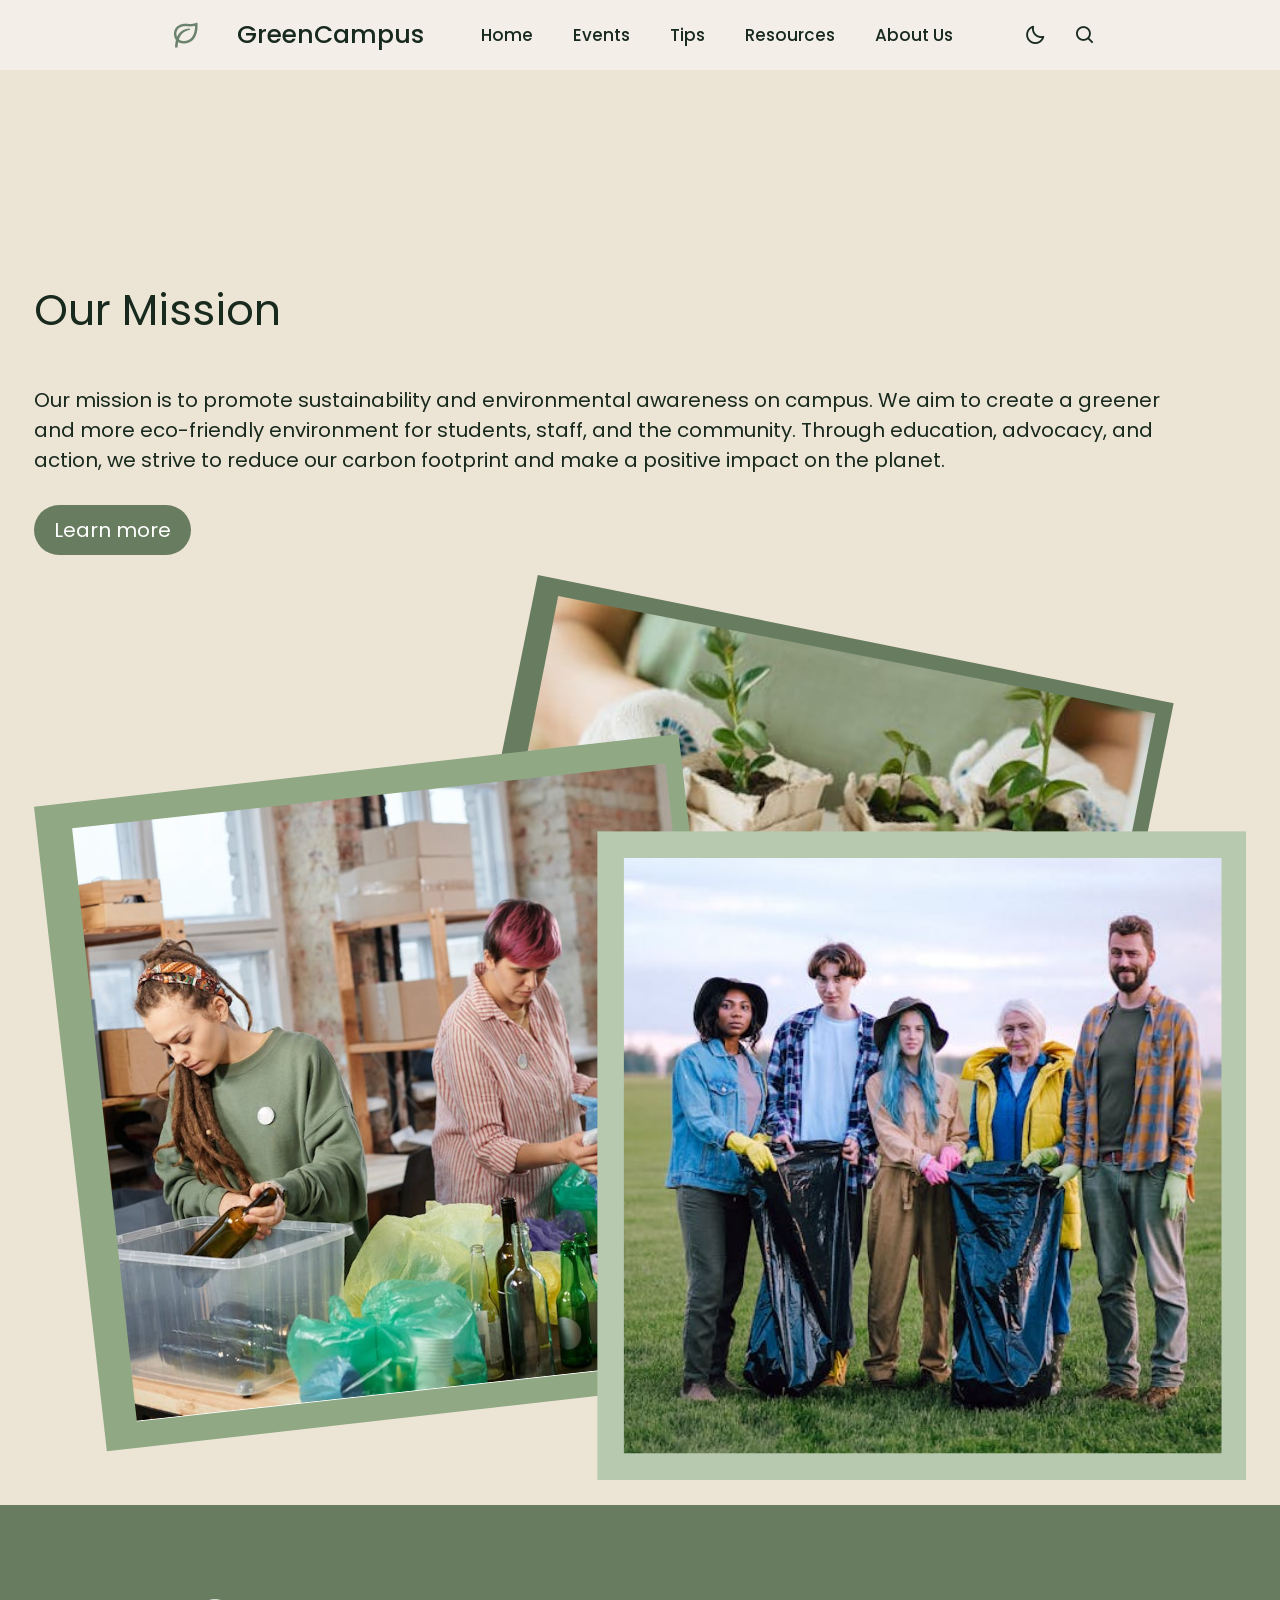
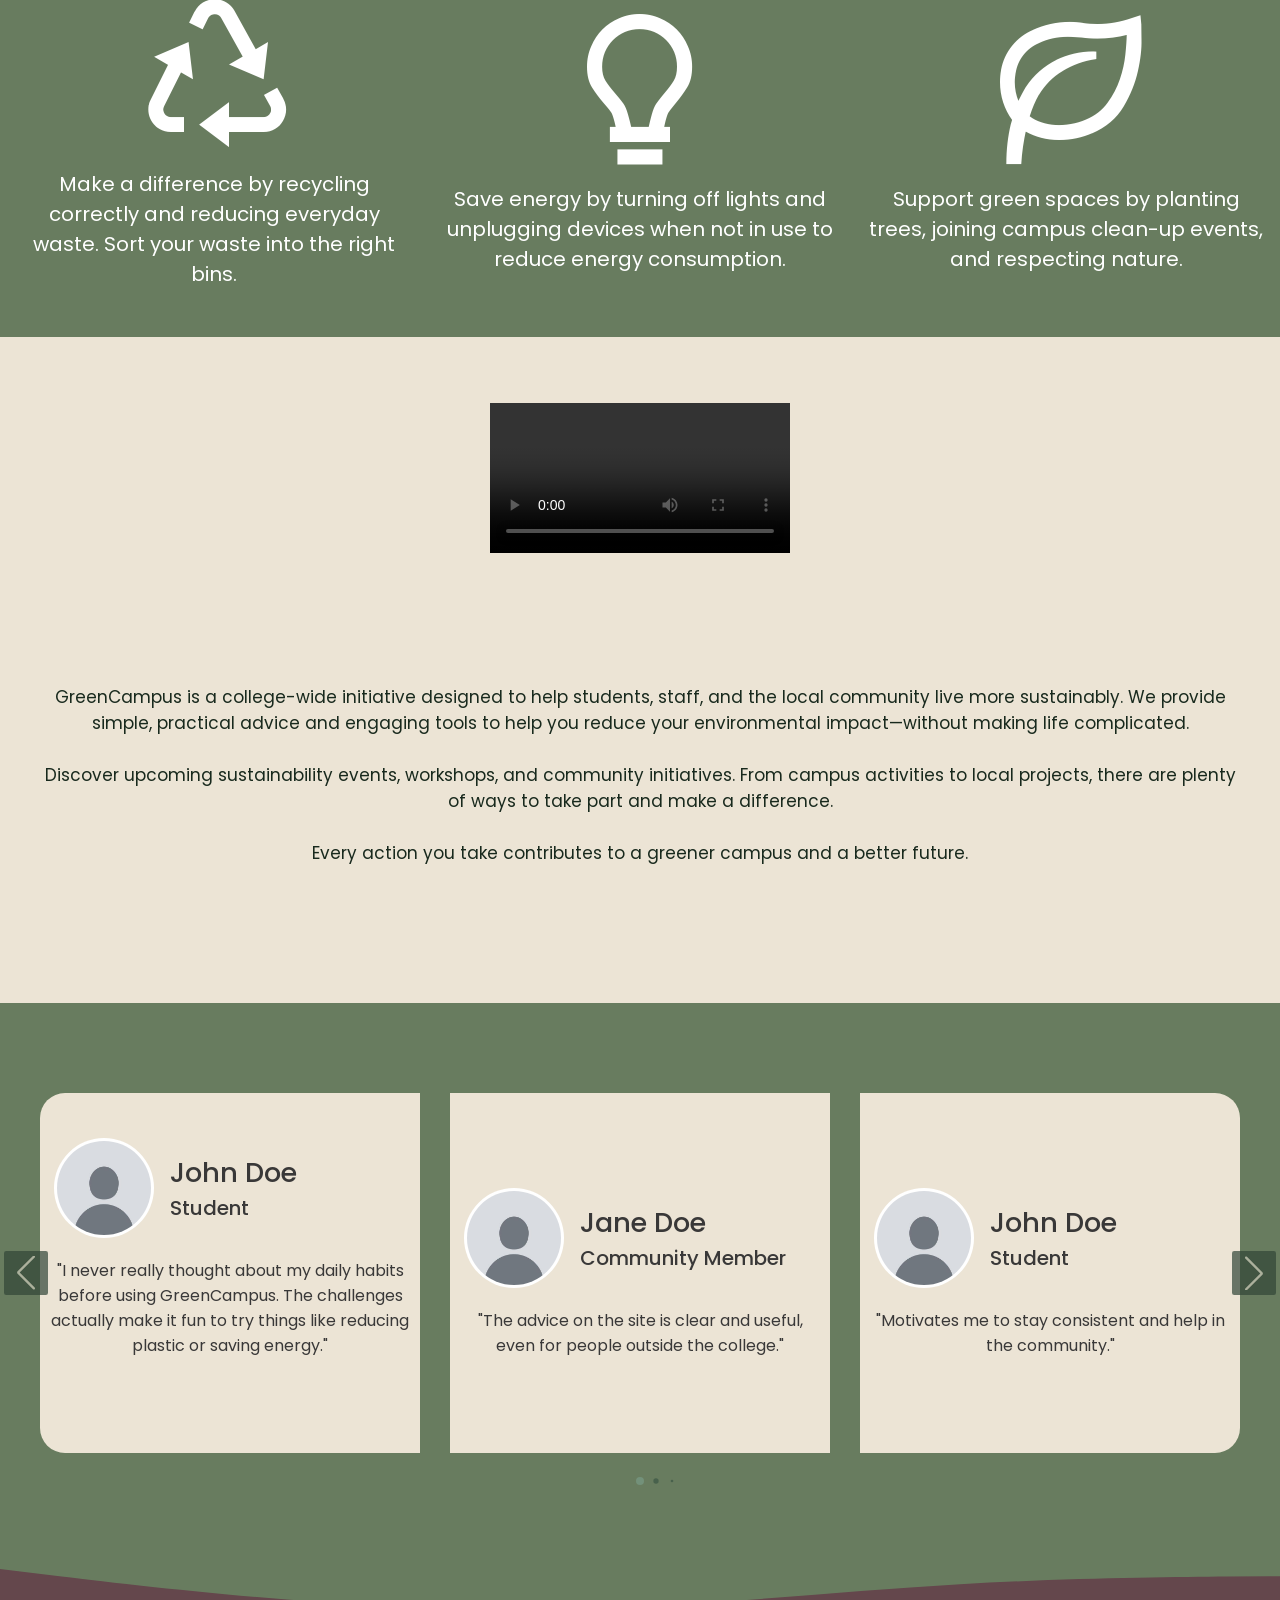
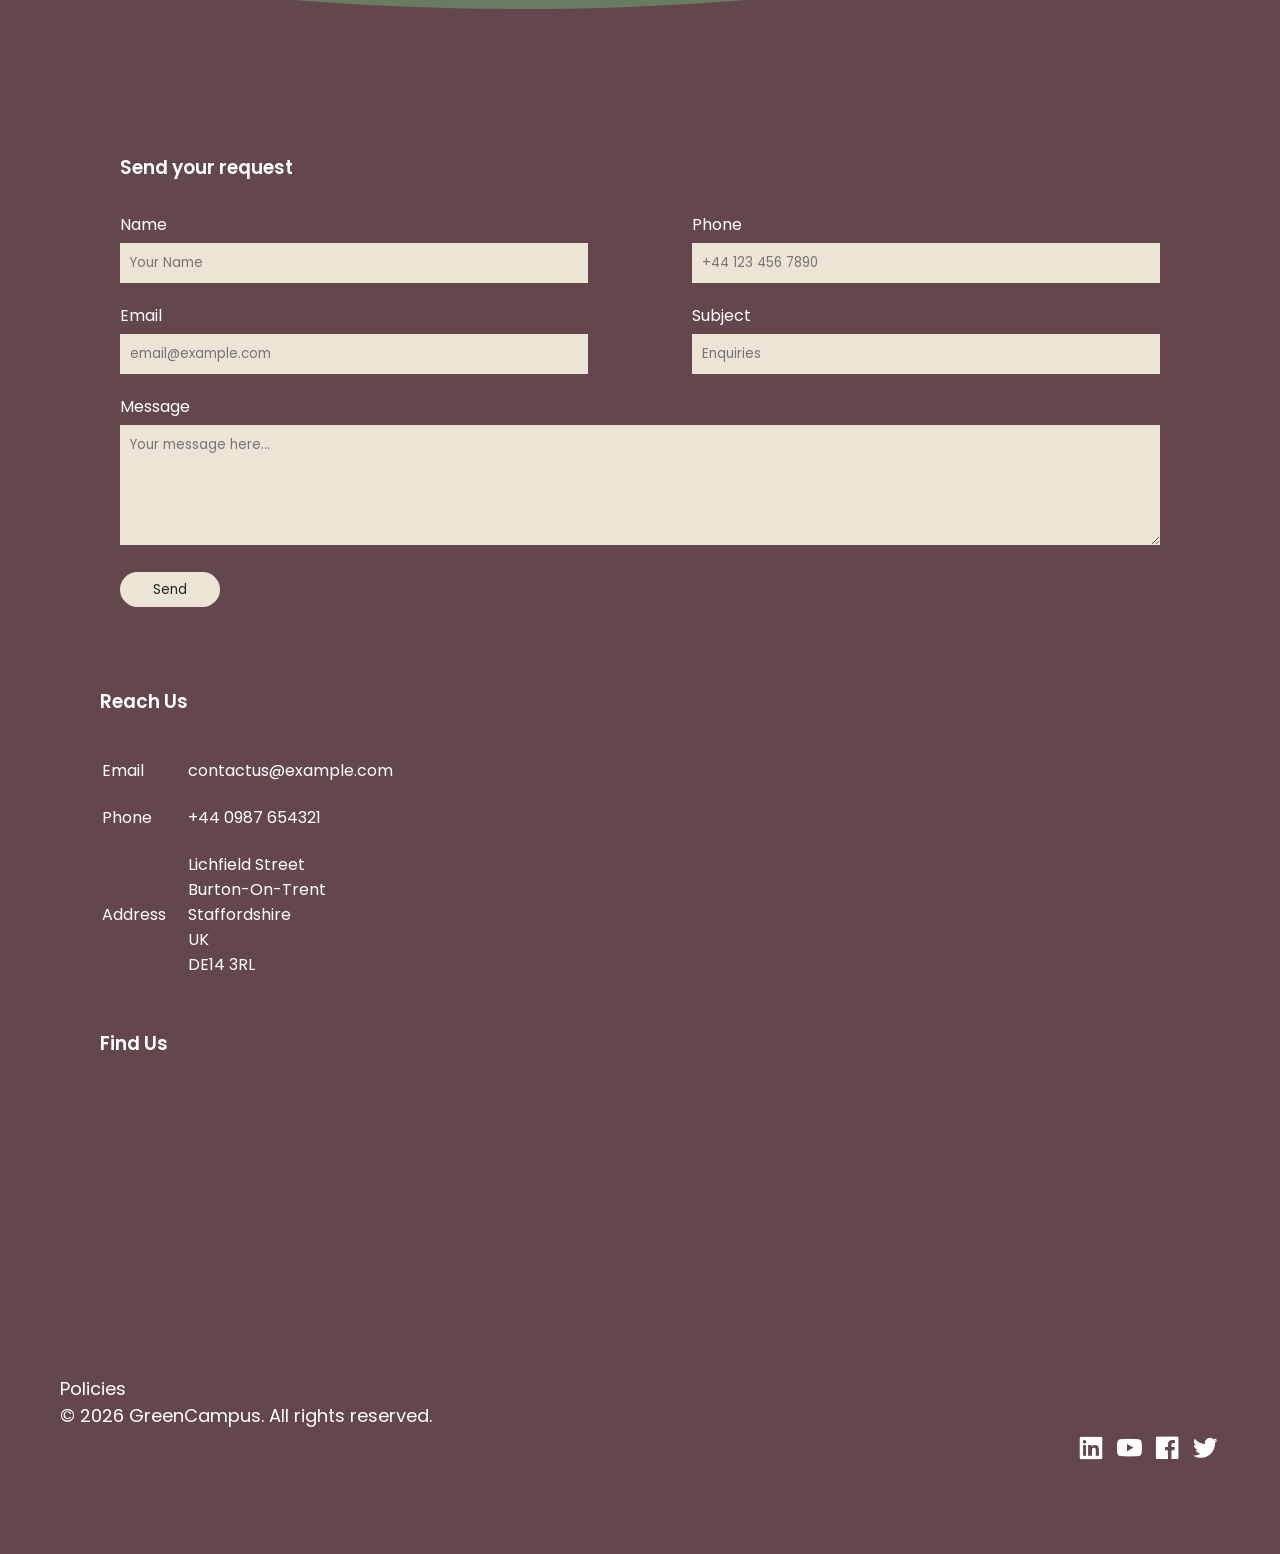
<file: index.html>
<!-- Duncan's code-->


<!DOCTYPE html>
<html lang="en">
    <head>
        <meta charset="utf-8">
        <title>GreenCampus</title>
        <meta http-equiv="X-UA-Compatible" content ="IE=edge">
        <meta name="viewport" content="width=device-width, initial-scale=1.0">

        <link rel="stylesheet" href="swiper-bundle.min.css">
        <link rel="stylesheet" href="style.css">
        <link href='https://unpkg.com/boxicons@2.1.4/css/boxicons.min.css' rel="stylesheet">
    </head>
    <body>
        <nav>
            <div class ="nav-bar">
                <i class='bx bx-leaf' style='color:#6b836e; font-size: 30px;'></i>
                <i class='bx bx-menu sidebarOpen'></i>
                <span class="logo navLogo"><a href="index.html">GreenCampus</a></span>

                <div class ="menu">
                    <div class="logo-toggle">
                        <span class ="logo" ><a href="index.html">GreenCampus</a></span>
                        <i class='bx bx-x siderbarClose'></i>
                    </div>
                        
                    <ul class="nav-links">
                        <li><a href = "index.html" >Home</a></li>
                        <li><a href = "events.html" >Events</a></li>
                        <li><a href = "tips.html" >Tips</a></li>
                        <li><a href = "resources.html" >Resources</a></li>
                        <li><a href = "aboutus.html" >About Us</a></li>
                    </ul> 
                    
                </div>
                    
                <div class="darkLight-searchBox">
                    <div class = "dark-light">
                        <i class='bx bx-moon moon'></i>
                        <i class='bx bx-sun sun'></i>
                    </div>

                       <div class = "searchBox">
                           <div class="searchToggle">
                               <i class='bx bx-x cancel'></i>
                               <i class='bx bx-search search'></i>
                           </div>
                               <div class="search-field">
                                   <input type= "text" placeholder = "Search...">
                                   <i class='bx bx-search'></i>
                               </div>
                            
                        </div>
                    </div>

                </span>

            </div>
        </nav>

        <script src = "script.js"></script>

        <!-- spacing so content isn't hidden behind nav bar-->
        <style>
            body {padding-top: 100px;}
        </style>

        <!-- write code here!-->
        <div class="container">
            
            <section class = "img-info">
                <div class = "firstbox">
                    <h1>Our Mission</h1>
                    <p>Our mission is to promote sustainability and environmental awareness on campus. We aim to create a greener and more eco-friendly environment for students, staff, and the community. Through education, advocacy, and action, we strive to reduce our carbon footprint and make a positive impact on the planet.</p>
                    <button> <a href = "aboutus.html">Learn more</a> </button>
                </div>
                    
                <div class = "secondbox">
                    <img src = "img/homecollage.svg" alt = "collage of people taking part in sustainability activities">
                    
                </div>

                
            </section>


        </div>
        
        <div class="container2">

            <section class ="banner-content">

                <div class="firstbannerCol">
                    <div class ="recycleIcon" >
                        <i class='bx bx-recycle' style='color:#ffffff' alt="recycling icon" ></i>
                    </div>
                    <div class="recycleInfo">
                        <p>Make a difference by recycling correctly and reducing everyday waste. Sort your waste into the right bins.</p>
                    </div>
                </div>

                <div class="secondbannerCol">
                    <div class ="bulbIcon" >
                        <i class='bx bx-bulb' style='color:#ffffff' alt="energy saving lightbulb icon" ></i>
                    </div>
                    <div class="bulbInfo">
                        <p>Save energy by turning off lights and unplugging devices when not in use to reduce energy consumption.</p>
                    </div>
                </div>

                <div class="thirdbannerCol">
                    <div class ="treeIcon" >
                        <i class='bx bx-leaf' style='color:#ffffff' alt="leaf icon" ></i>
                    </div>
                    <div class="treeInfo">
                        <p>Support green spaces by planting trees, joining campus clean-up events, and respecting nature.</p>
                    </div>
                </div> 

            </section>
        </div>

        <div class="container3">
            
            <section class = "video-content">
                <div class = "videobox">
                    <video width ="100%" height = "auto" controls>
                            <source src="img/placeholdervideo.mp4" type="video/mp4">
                            <track src ="captions.vtt" label="English captions" default />
                            <track src ="captionsesp.vtt" label="Spanish captions" />
                            Your browser does not support the video tag.
                    </video>
                </div>
                    
                <div class = "videosumbox">
                    <p>
                        <br><br><br> <br> GreenCampus is a college-wide initiative designed to help students, staff, and the local community live more sustainably. We provide simple, practical advice and engaging tools to help you reduce your environmental impact—without making life complicated. <br> <br>
                        Discover upcoming sustainability events, workshops, and community initiatives. From campus activities to local projects, there are plenty of ways to take part and make a difference. <br> <br> Every action you take contributes to a greener campus and a better future.
                    </p>
                    
                </div>
                
                
            </section>
            
            
        </div>



        <div class = "container4">
            <div class ="slide-container swiper">
                <div class = "slide-content">
                    <div class="card-wrapper swiper-wrapper">
                        <div class="card swiper-slide">
                            <div class="image-content">
                                <span class="overlay"></span>

                                <div class = "topcard">
                                    <div class="card-image">
                                        <img src="img/defaultavatar.jpg" alt="" class="card-img">
                                        
                                    </div>
                                    <div class = "persontext">
                                        <h2 class="name">John Doe</h2>
                                        <h2 class="type">Student</h2>
                                    </div>
                                    
                                </div>    

                                <div class="card-content">
                                    <p class = "description">"I never really thought about my daily habits before using GreenCampus. The challenges actually make it fun to try things like reducing plastic or saving energy."<br><br><br></p>
                                    
                                </div>
                            </div>
                        </div>
                        <div class="card swiper-slide">
                            <div class="image-content">
                                <span class="overlay"></span>

                                <div class = "topcard">
                                    <div class="card-image">
                                        <img src="img/defaultavatar.jpg" alt="profile picture" class="card-img">
                                        
                                    </div>
                                    <div class = "persontext">
                                        <h2 class="name">Jane Doe</h2>
                                        <h2 class="type">Community Member</h2>
                                    </div>
                                    
                                </div>    

                                <div class="card-content">
                                    <p class = "description">"The advice on the site is clear and useful, even for people outside the college."</p>
                                    <img src="img/gallery5.png">
                                </div>
                            </div>
                        </div>
                        <div class="card swiper-slide">
                            <div class="image-content">
                                <span class="overlay"></span>

                                <div class = "topcard">
                                    <div class="card-image">
                                        <img src="img/defaultavatar.jpg" alt="profile picture" class="card-img">
                                        
                                    </div>
                                    <div class = "persontext">
                                        <h2 class="name">John Doe</h2>
                                        <h2 class="type">Student</h2>
                                    </div>
                                    
                                </div>    

                                <div class="card-content">
                                    <p class = "description">"Motivates me to stay consistent and help in the community."</p>
                                    <img src="img/gallery1.png" alt = "community litter picking on campus">
                                </div>
                            </div>
                        </div>
                        <div class="card swiper-slide">
                            <div class="image-content">
                                <span class="overlay"></span>

                                <div class = "topcard">
                                    <div class="card-image">
                                        <img src="img/defaultavatar.jpg" alt="profile picture" class="card-img">
                                        
                                    </div>
                                    <div class = "persontext">
                                        <h2 class="name">John Doe</h2>
                                        <h2 class="type">Staff</h2>
                                    </div>
                                    
                                </div>    

                                <div class="card-content">
                                    <p class = "description"><br>"GreenCampus is a great initiative that encourages positive behaviour in a practical and engaging way."<br><br><br></p>
                                
                                </div>
                            </div>
                        </div>
                        <div class="card swiper-slide">
                            <div class="image-content">
                                <span class="overlay"></span>

                                <div class = "topcard">
                                    <div class="card-image">
                                        <img src="img/defaultavatar.jpg" alt="profile picture" class="card-img">
                                        
                                    </div>
                                    <div class = "persontext">
                                        <h2 class="name">John Doe</h2>
                                        <h2 class="type">Student</h2>
                                    </div>
                                    
                                </div>    

                                <div class="card-content">
                                    <p class = "description"><br>"I like how everything is in one place—events, tips, and challenges. It makes it easy to get involved."<br><br><br></p>
                                
                                </div>
                            </div>
                        </div>
                        <div class="card swiper-slide">
                            <div class="image-content">
                                <span class="overlay"></span>

                                <div class = "topcard">
                                    <div class="card-image">
                                        <img src="img/defaultavatar.jpg" alt="profile picture" class="card-img">
                                        
                                    </div>
                                    <div class = "persontext">
                                        <h2 class="name">John Doe</h2>
                                        <h2 class="type">Student</h2>
                                    </div>
                                    
                                </div>    

                                <div class="card-content">
                                    <p class = "description"><br>"The goal tracker is my favourite part. Seeing my streak go up motivates me to keep going."<br><br><br></p>
                                
                                </div>
                            </div>
                        </div>
                        <div class="card swiper-slide">
                            <div class="image-content">
                                <span class="overlay"></span>

                                <div class = "topcard">
                                    <div class="card-image">
                                        <img src="img/defaultavatar.jpg" alt="profile picture" class="card-img">
                                        
                                    </div>
                                    <div class = "persontext">
                                        <h2 class="name">John Doe</h2>
                                        <h2 class="type">Community Member</h2>
                                    </div>
                                    
                                </div>    

                                <div class="card-content">
                                    <p class = "description">"I attended one of the events through GreenCampus and it was really well organised. It’s great to see the college involving the wider community."</p>
                                    <img src="img/gallery2.png" alt = "students planting trees at a community event">
                                </div>
                            </div>
                        </div>
                        <div class="card swiper-slide">
                            <div class="image-content">
                                <span class="overlay"></span>

                                <div class = "topcard">
                                    <div class="card-image">
                                        <img src="img/defaultavatar.jpg" alt="profile picture" class="card-img">
                                        
                                    </div>
                                    <div class = "persontext">
                                        <h2 class="name">Jane Doe</h2>
                                        <h2 class="type">Staff</h2>
                                    </div>
                                    
                                </div>    

                                <div class="card-content">
                                    <p class = "description"><br><br>"A well-thought-out platform that balances information with interaction."<br><br><br></p>
                                </div>
                            </div>
                        </div>
                        <div class="card swiper-slide">
                            <div class="image-content">
                                <span class="overlay"></span>

                                <div class = "topcard">
                                    <div class="card-image">
                                        <img src="img/defaultavatar.jpg" alt="profile picture" class="card-img">
                                        
                                    </div>
                                    <div class = "persontext">
                                        <h2 class="name">Jane Doe</h2>
                                        <h2 class="type">Staff</h2>
                                    </div>
                                    
                                </div>    

                                <div class="card-content">
                                    <p class = "description">"It’s great to see students actively engaging with sustainability through interactive features rather than just reading information."</p>
                                    <img src="img/gallery6.png" alt = "students posing for a photo while litter picking at a campus clean-up event">
                                </div>
                            </div>
                        </div>

                        
                    </div>
                    <div class="swiper-button-next swiper-navBtn"></div>
                    <div class="swiper-button-prev swiper-navBtn"></div>
                    <div class="swiper-pagination"></div>
                </div>

            


            </div>
            
            
            



            <div class = "wavebrown">
                <img src="img/wave-haikei2.svg" alt="green wave">
            </div>
        </div>
        
        <div class ="example">
            <div class = "wavebrown">
                <img src="img/wave-haikei.svg" alt="brown wave">
            </div>

        </div>

        
        <div class ="contactcontainer">
            
            
            
            
            <div class="contact-box">
                <div class="contact-left">
                    <h3>Send your request</h3>
                    <form>
                        <div class="input-row">
                            <div class="input-group">
                                <label>Name</label>
                                <input type="text" placeholder="Your Name">
                            </div>
                            <div class="input-group">
                                <label>Phone</label>
                                <input type="text" placeholder="+44 123 456 7890">
                            </div>
                        </div>
                        <div class="input-row">
                            <div class="input-group">
                                <label>Email</label>
                                <input type = "email" placeholder="email@example.com">
                            </div>
                            <div class="input-group">
                                <label>Subject</label>
                                <input type="text" placeholder="Enquiries ">
                            </div>
                        </div>

                        <label>Message</label>
                        <textarea rows="5" placeholder = "Your message here..."></textarea>

                        <div class = "contactsend">
                            <button type="submit">Send</button>
                        </div>
                    </form>
                </div>
                <div class ="contact-right">
                    <div class="details">
                        <h3>Reach Us</h3>

                        <table>
                            <tr>
                                <td>Email</td>
                                <td>contactus@example.com</td>
                            </tr>
                            <tr>
                                <td>Phone</td>
                                <td>+44 0987 654321</td>
                            </tr>
                            <tr>
                                <td>Address</td>
                                <td>Lichfield Street <br> Burton-On-Trent <br> Staffordshire <br> UK <br> DE14 3RL </td> 
                            </tr>
                        </table>
                        <div class = "contactmap">
                            <h3>Find Us</h3>
                            <iframe src="https://www.google.com/maps/embed?pb=!1m18!1m12!1m3!1d2412.2326543641484!2d-1.6304478000000002!3d52.8001437!2m3!1f0!2f0!3f0!3m2!1i1024!2i768!4f13.1!3m3!1m2!1s0x487a024776346265%3A0x1e14e88c557a62a1!2sBurton%20and%20South%20Derbyshire%20College!5e0!3m2!1sen!2suk!4v1776350592949!5m2!1sen!2suk" width="600" height="250" style="border:0;" allowfullscreen="" loading="lazy" referrerpolicy="no-referrer-when-downgrade"></iframe>
                        </div>

                    </div>
                    

                </div>
               
                
                
            </div>
            <div class ="footer1">
                <div class="footerleft">
                    <p>Policies</p>
                    <p>&copy; 2026 GreenCampus. All rights reserved.</p>
                </div>



                <div class = "footerright">
                    <i class='bx bxl-linkedin-square'></i>
                    <i class='bx bxl-youtube' ></i>
                    <i class='bx bxl-facebook-square' ></i>
                    <i class='bx bxl-twitter' ></i>
                </div>
            </div>
            
            
        </div>
 


    </body>

    <script src = "swiper-bundle.min.js"></script>

    <script src = "script2.js"></script>



</html>
</file>
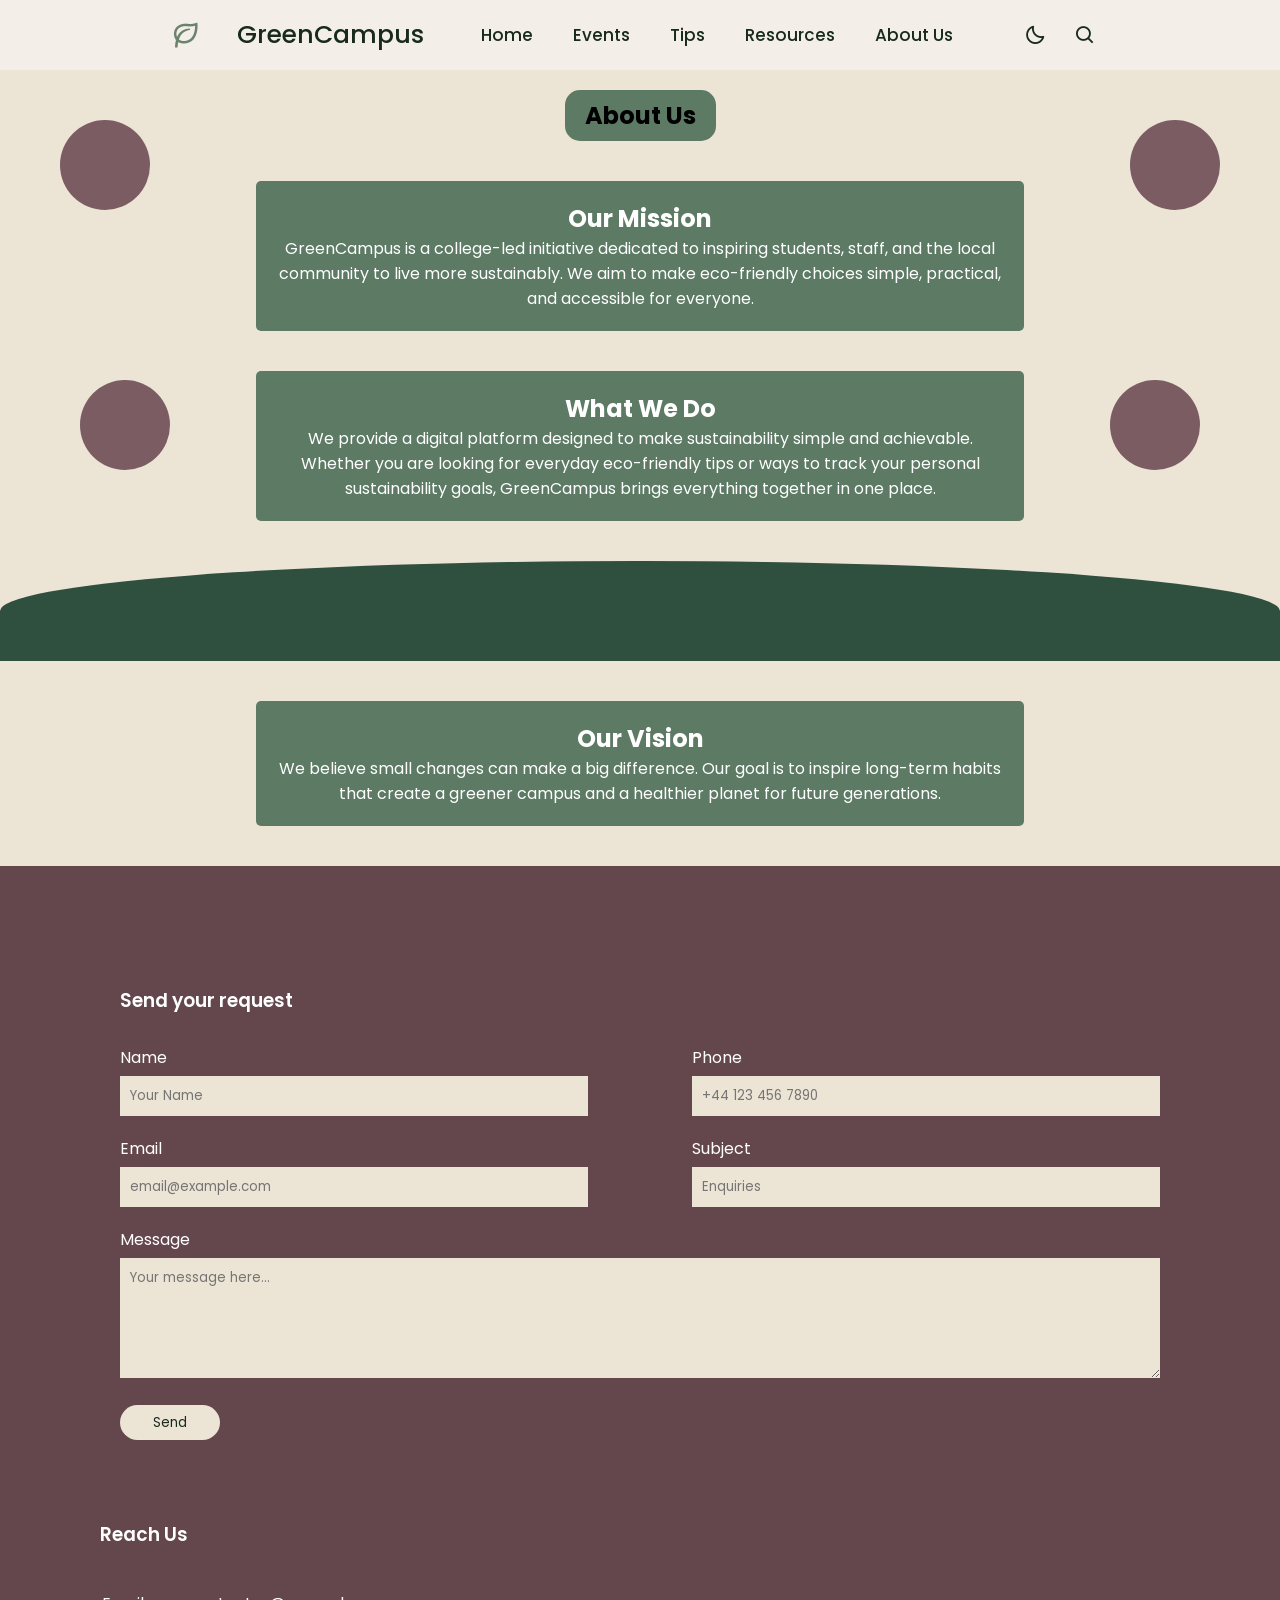
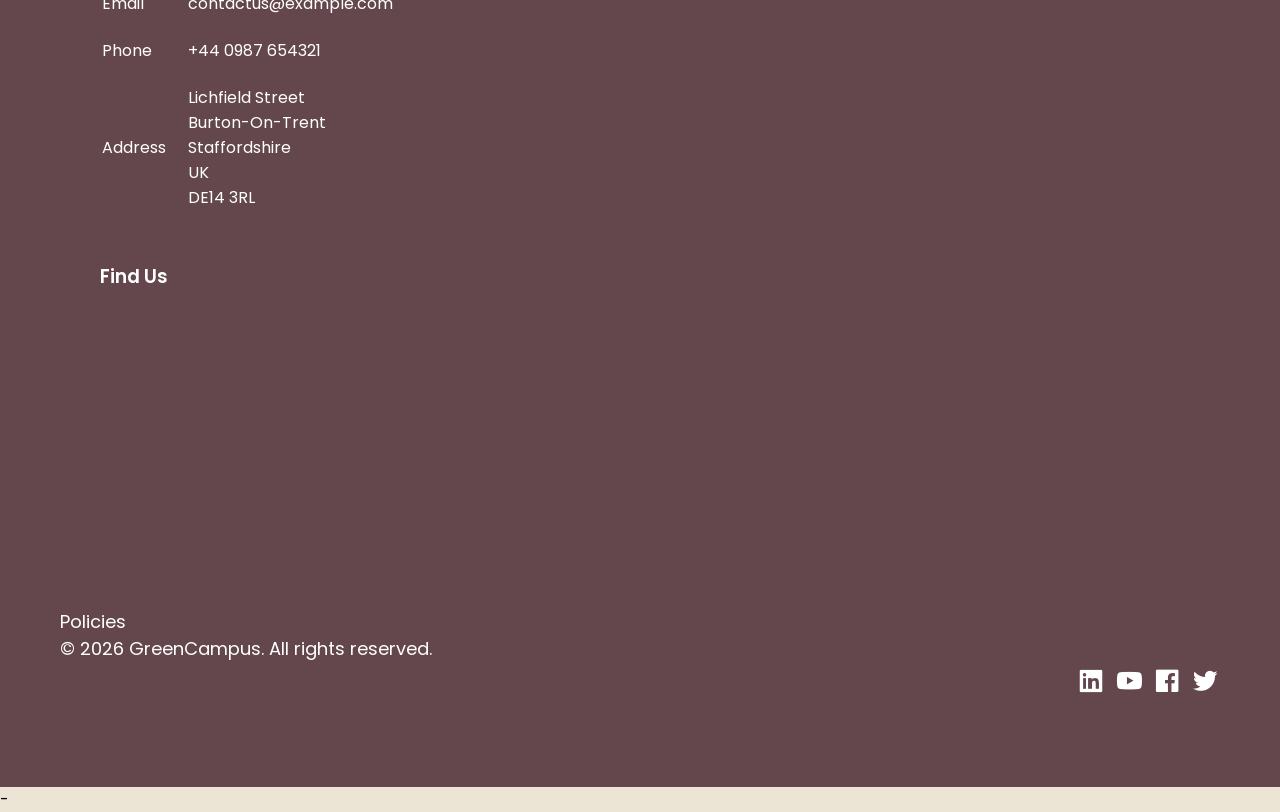
<file: aboutus.html>
<!-- Sifaath's code-->

<!DOCTYPE html>
<html>
    <head>
        <meta charset="utf-8">
        <title>About Us - GreenCampus</title>
        <meta http-equiv="X-UA-Compatible" content ="IE=edge">
        <meta name="viewport" content="width=device-width, initial-scale=1.0">
        <link rel="stylesheet" href="style.css">
        <link href='https://fonts.googleapis.com/icon?family=Material+Symbols+Outlined' rel="stylesheet">
        <link href='https://unpkg.com/boxicons@2.1.4/css/boxicons.min.css' rel="stylesheet">
        <style>
            .main-content {
                max-width: 1200px;
                margin: 0 auto;
                padding: 2rem;
                width: 100%;
                box-sizing: border-box;
            }
            
            @media (max-width: 768px) {
                .main-content {
                    padding: 1rem;
                }
            }
        </style>
    </head>
    <body>
        <nav>
            <div class ="nav-bar">
                <i class='bx bx-leaf' style='color:#6b836e; font-size: 30px;'></i>
                <i class='bx bx-menu sidebarOpen'></i>
                <span class="logo navLogo"><a href="index.html">GreenCampus</a></span>

                <div class ="menu">
                    <div class="logo-toggle">
                        <span class ="logo" ><a href="index.html">GreenCampus</a></span>
                        <i class='bx bx-x siderbarClose'></i>
                    </div>
                        
                    <ul class="nav-links">
                        <li><a href = "index.html" >Home</a></li>
                        <li><a href = "events.html" >Events</a></li>
                        <li><a href = "tips.html" >Tips</a></li>
                        <li><a href = "resources.html" >Resources</a></li>
                        <li><a href = "aboutus.html" >About Us</a></li>
                    </ul> 
                    
                </div>
                    
                <div class="darkLight-searchBox">
                    <div class = "dark-light">
                        <i class='bx bx-moon moon'></i>
                        <i class='bx bx-sun sun'></i>
                    </div>

                       <div class = "searchBox">
                           <div class="searchToggle">
                               <i class='bx bx-x cancel'></i>
                               <i class='bx bx-search search'></i>
                           </div>
                               <div class="search-field">
                                   <input type= "text" placeholder = "Search...">
                                   <i class='bx bx-search'></i>
                               </div>
                            
                        </div>
                    </div>

                </span>

            </div>
        </nav>
        <script src = "script.js"></script>
        <!-- spacing so content isn't hidden behind nav bar-->
        <style>
            body {padding-top: 70px;}
        </style>

        <!DOCTYPE html>
<html lang="en">
<head>
<meta charset="UTF-8">
<meta name="viewport" content="width=device-width, initial-scale=1.0">
<title>GreenCampus - About Us</title>

<style>


/* TITLE */
.title {
    text-align: center;
    background: #5c7a64;
    display: inline-block;
    padding: 8px 20px;
    border-radius: 15px;
    margin: 20px auto;
    display: block;
    width: fit-content;
}

/* CONTENT BOXES */
.section-box {
    background: #5c7a64;
    color: white;
    padding: 20px;
    margin: 40px auto;
    width: 60%;
    text-align: center;
    border-radius: 5px;
}

.small-box {
    width: 35%;
}

/* FLOWER DECOR */
.flower {
    width: 90px;
    height: 90px;
    background: #7b5c63;
    border-radius: 50%;
    position: absolute;
}

.flower.top-left { top: 120px; left: 60px; }
.flower.top-right { top: 120px; right: 60px; }
.flower.mid-left { top: 380px; left: 80px; }
.flower.mid-right { top: 380px; right: 80px; }

/* WAVE */
.wave {
    width: 100%;
    height: 100px;
    background: #2f4f3f;
    border-radius: 50% 50% 0 0;
}

/* FOOTER */
.footer {
    background: #2f4f3f;
    color: white;
    padding: 30px;
    display: flex;
    justify-content: space-between;
    align-items: flex-start;
}

.footer input {
    width: 200px;
    height: 40px;
    margin-top: 10px;
}

/* ICONS */
.icons {
    margin-top: 10px;
}

.icons span {
    margin-right: 10px;
    font-size: 20px;
}
</style>
</head>

<body>

<!-- TITLE -->
<h2 class="title">About Us</h2>

<!-- DECOR -->
<div class="flower top-left"></div>
<div class="flower top-right"></div>

<!-- MISSION -->
<div class="section-box">
    <h2>Our Mission</h2>
    <p>
        GreenCampus is a college-led initiative dedicated to inspiring students,
        staff, and the local community to live more sustainably. We aim to make
        eco-friendly choices simple, practical, and accessible for everyone.
    </p>
</div>

<!-- MIDDLE DECOR -->
<div class="flower mid-left"></div>
<div class="flower mid-right"></div>

<!-- WHAT WE DO -->
<div class="section-box">
    <h2>What We Do</h2>
    We provide a digital platform designed to make sustainability simple and achievable. Whether you are looking for everyday eco-friendly tips or ways to track your personal sustainability goals, GreenCampus brings everything together in one place.
    </ul>
</div>

<!-- WAVE -->
<div class="wave"></div>

<!-- VISION -->
<div class="section-box">
    <h2>Our Vision</h2>
    <p>
        We believe small changes can make a big difference. Our goal is to inspire
        long-term habits that create a greener campus and a healthier planet for
        future generations.
    </p>
</div>

<!-- FOOTER -->


        
        <div class ="contactcontainer">
            
            
            
            
            <div class="contact-box">
                <div class="contact-left">
                    <h3>Send your request</h3>
                    <form>
                        <div class="input-row">
                            <div class="input-group">
                                <label>Name</label>
                                <input type="text" placeholder="Your Name">
                            </div>
                            <div class="input-group">
                                <label>Phone</label>
                                <input type="text" placeholder="+44 123 456 7890">
                            </div>
                        </div>
                        <div class="input-row">
                            <div class="input-group">
                                <label>Email</label>
                                <input type = "email" placeholder="email@example.com">
                            </div>
                            <div class="input-group">
                                <label>Subject</label>
                                <input type="text" placeholder="Enquiries ">
                            </div>
                        </div>

                        <label>Message</label>
                        <textarea rows="5" placeholder = "Your message here..."></textarea>

                        <div class = "contactsend">
                            <button type="submit">Send</button>
                        </div>
                    </form>
                </div>
                <div class ="contact-right">
                    <div class="details">
                        <h3>Reach Us</h3>

                        <table>
                            <tr>
                                <td>Email</td>
                                <td>contactus@example.com</td>
                            </tr>
                            <tr>
                                <td>Phone</td>
                                <td>+44 0987 654321</td>
                            </tr>
                            <tr>
                                <td>Address</td>
                                <td>Lichfield Street <br> Burton-On-Trent <br> Staffordshire <br> UK <br> DE14 3RL </td> 
                            </tr>
                        </table>
                        <div class = "contactmap">
                            <h3>Find Us</h3>
                            <iframe src="https://www.google.com/maps/embed?pb=!1m18!1m12!1m3!1d2412.2326543641484!2d-1.6304478000000002!3d52.8001437!2m3!1f0!2f0!3f0!3m2!1i1024!2i768!4f13.1!3m3!1m2!1s0x487a024776346265%3A0x1e14e88c557a62a1!2sBurton%20and%20South%20Derbyshire%20College!5e0!3m2!1sen!2suk!4v1776350592949!5m2!1sen!2suk" width="600" height="250" style="border:0;" allowfullscreen="" loading="lazy" referrerpolicy="no-referrer-when-downgrade"></iframe>
                        </div>

                    </div>
                    

                </div>
               
                
                
            </div>
            <div class ="footer1">
                <div class="footerleft">
                    <p>Policies</p>
                    <p>&copy; 2026 GreenCampus. All rights reserved.</p>
                </div>



                <div class = "footerright">
                    <i class='bx bxl-linkedin-square'></i>
                    <i class='bx bxl-youtube' ></i>
                    <i class='bx bxl-facebook-square' ></i>
                    <i class='bx bxl-twitter' ></i>
                </div>
            </div>
            
            
        </div>

</body>
</html>
         <h1></h1>

    </body>
</html>-
</file>
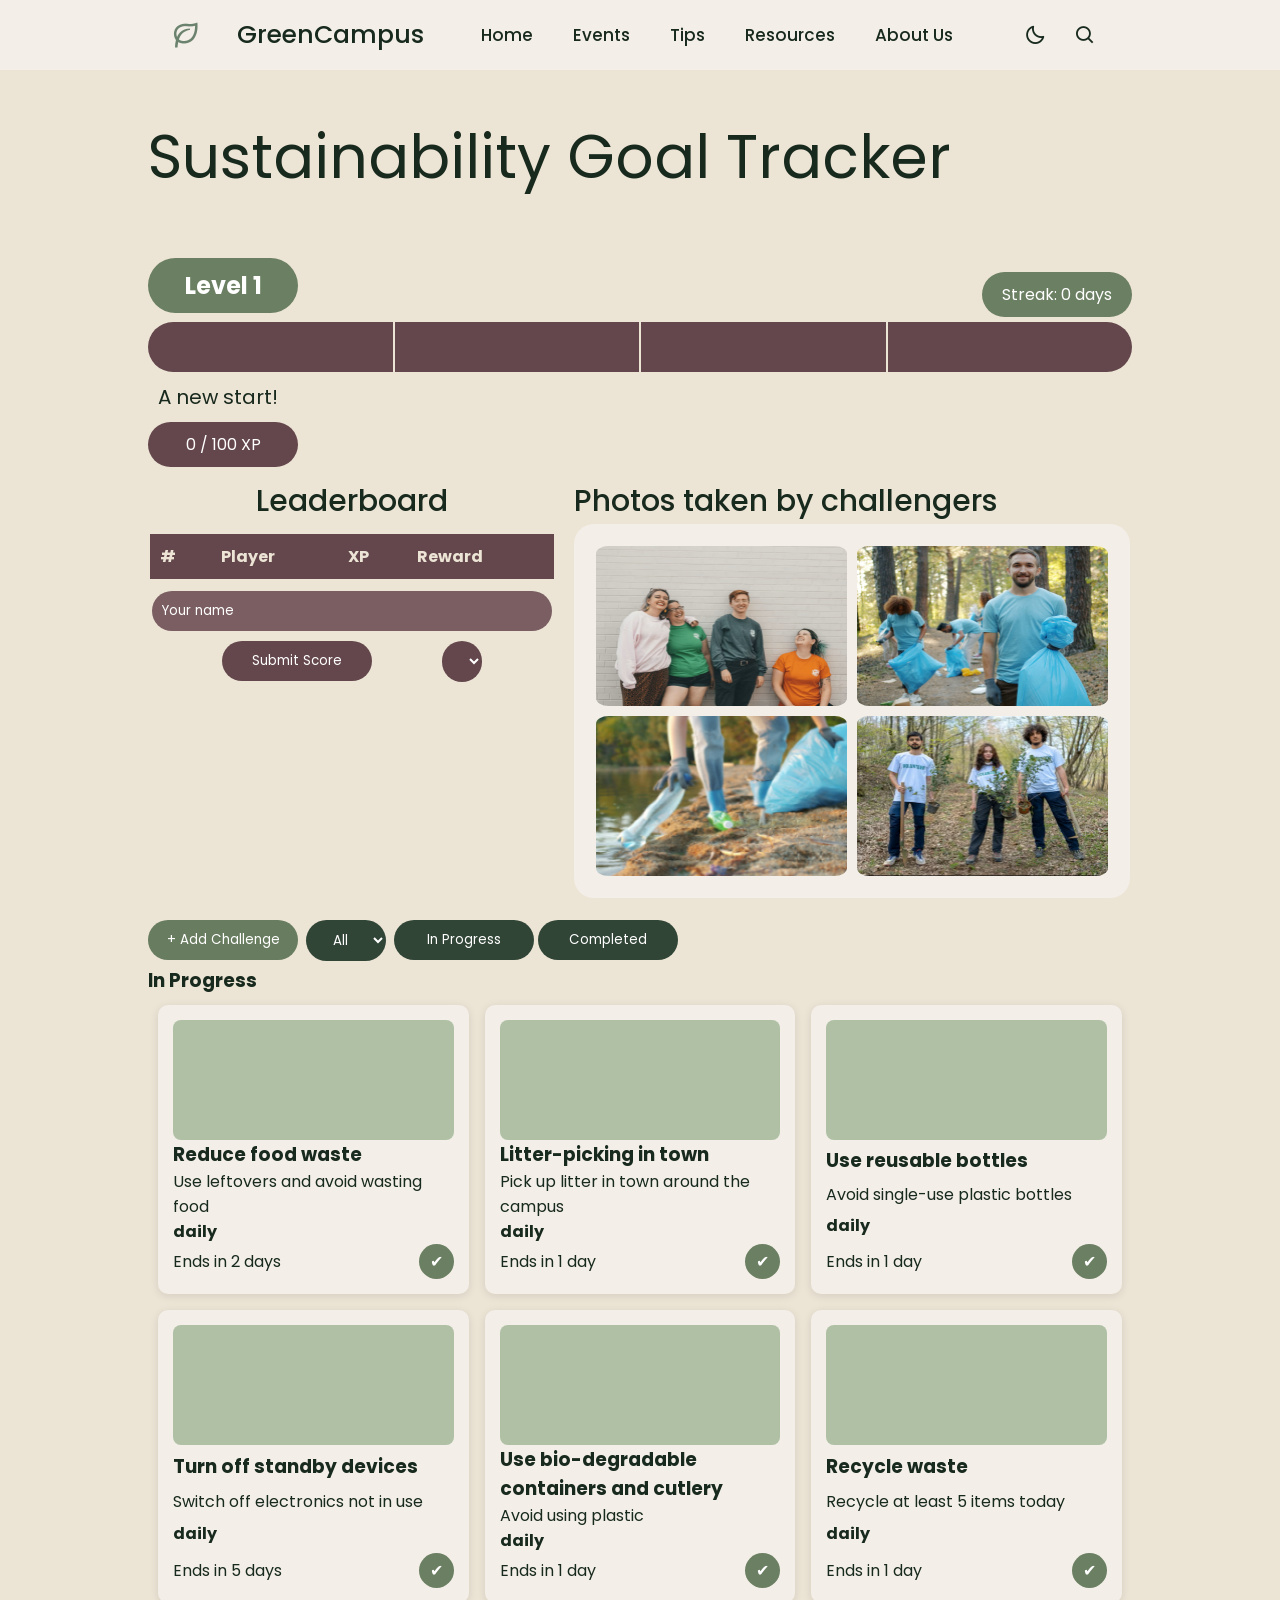
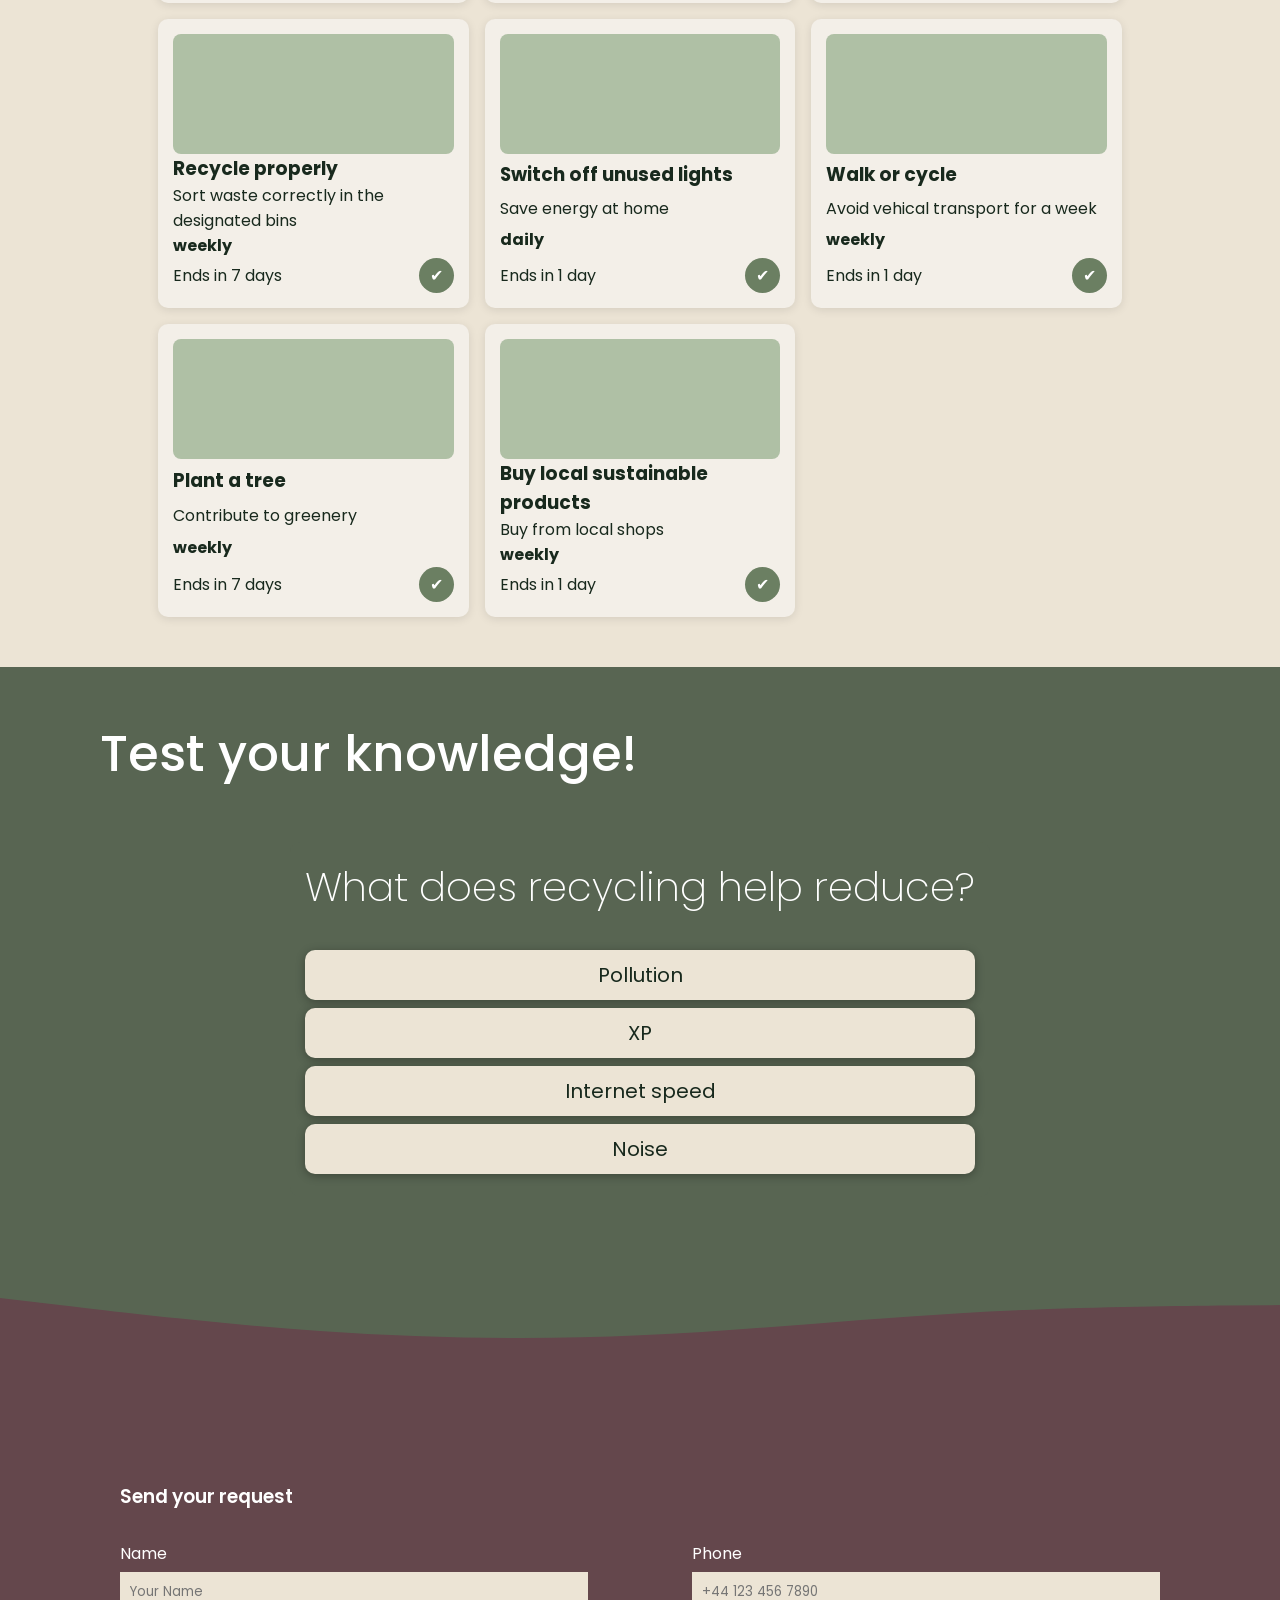
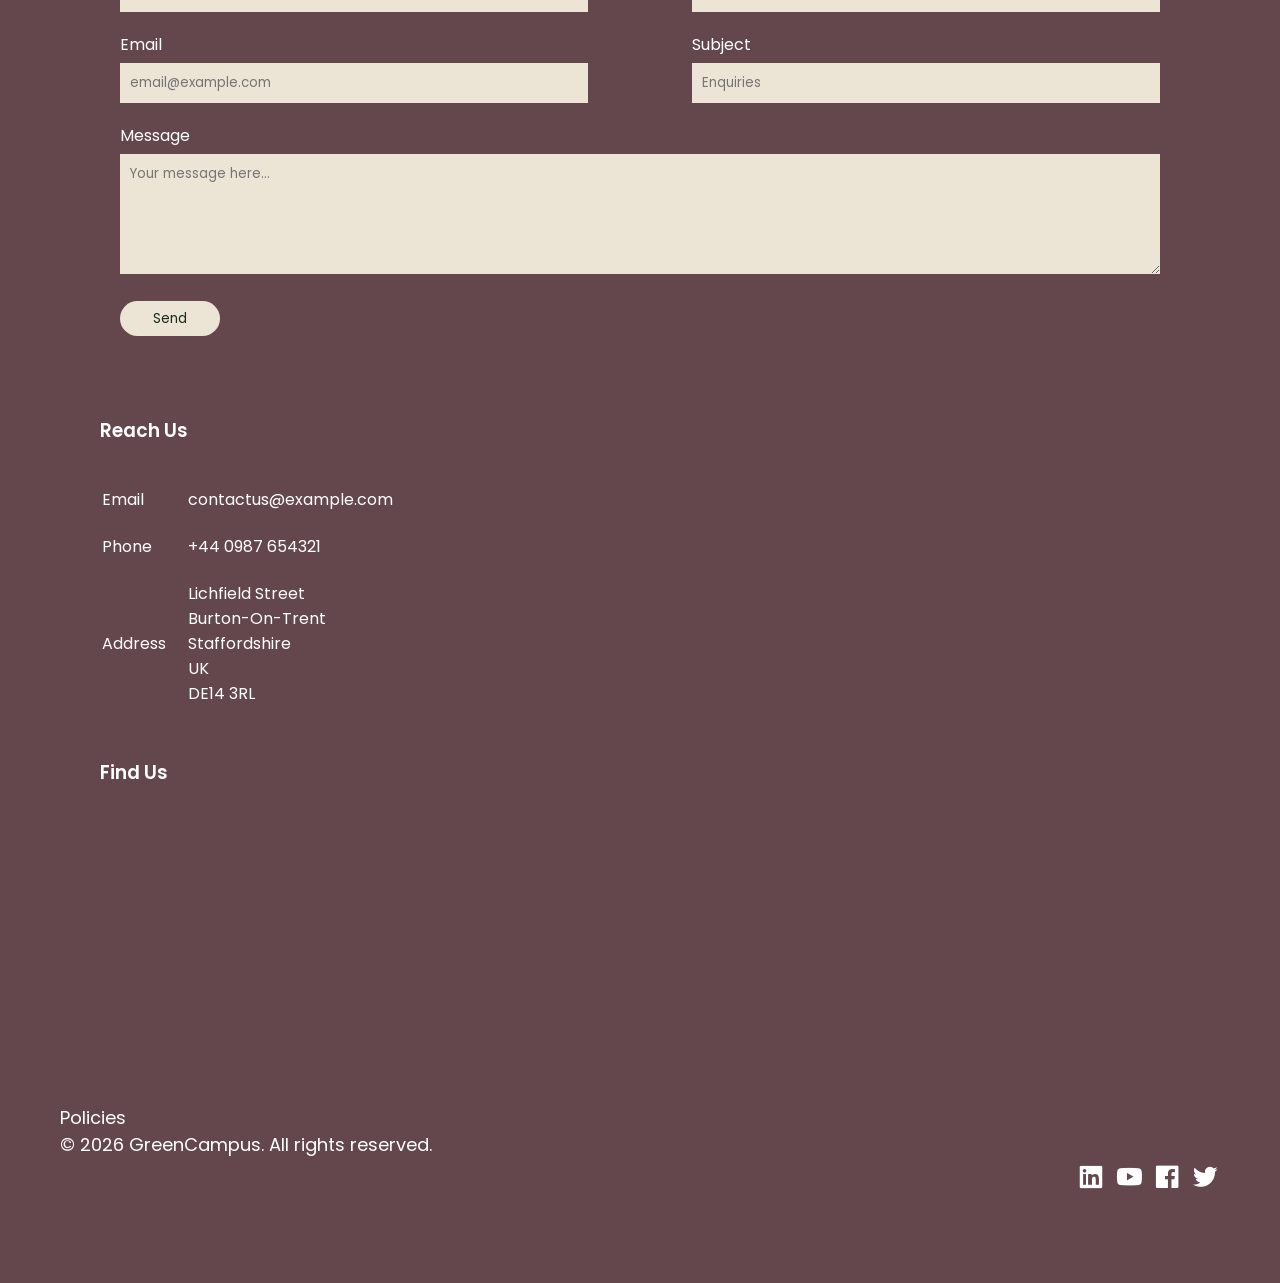
<file: resources.html>
<!-- Duncan's code-->


<!DOCTYPE html>
<html lang="en">
    <head>
        <meta charset="utf-8">
        <title>Resources - GreenCampus</title>
        <meta http-equiv="X-UA-Compatible" content ="IE=edge">
        <meta name="viewport" content="width=device-width, initial-scale=1.0">

        <link rel="stylesheet" href="swiper-bundle.min.css">
        <link rel="stylesheet" href="style.css">
        <link href='https://unpkg.com/boxicons@2.1.4/css/boxicons.min.css' rel="stylesheet">
    </head>
    <body>
        <nav>
            <div class ="nav-bar">
                <i class='bx bx-leaf' style='color:#6b836e; font-size: 30px;'></i>
                <i class='bx bx-menu sidebarOpen'></i>
                <span class="logo navLogo"><a href="index.html">GreenCampus</a></span>

                <div class ="menu">
                    <div class="logo-toggle">
                        <span class ="logo" ><a href="index.html">GreenCampus</a></span>
                        <i class='bx bx-x siderbarClose'></i>
                    </div>
                        
                    <ul class="nav-links">
                        <li><a href = "index.html" >Home</a></li>
                        <li><a href = "events.html" >Events</a></li>
                        <li><a href = "tips.html" >Tips</a></li>
                        <li><a href = "resources.html" class="active-page">Resources</a></li>
                        <li><a href = "aboutus.html" >About Us</a></li>
                    </ul> 
                    
                </div>
                    
                <div class="darkLight-searchBox">
                    <div class = "dark-light">
                        <i class='bx bx-moon moon'></i>
                        <i class='bx bx-sun sun'></i>
                    </div>

                       <div class = "searchBox">
                           <div class="searchToggle">
                               <i class='bx bx-x cancel'></i>
                               <i class='bx bx-search search'></i>
                           </div>
                               <div class="search-field">
                                   <input type= "text" placeholder = "Search...">
                                   <i class='bx bx-search'></i>
                               </div>
                            
                        </div>
                    </div>

                </span>

            </div>
        </nav>

        <div class="page-container">
            <div class="game-ui">
                <h1>Sustainability Goal Tracker</h1>
                <div class="streak-box">
                    <p>Streak: <span id="streakCount">0</span> days</p>
                </div>
                
                <h2>Level <span id="level">1</span></h2>
                

                <div class="progress-container">
                    <div class="progress-segments"></div>
                    <div class="progress-bar" id="xpBar"></div>
                    
                </div>


                <div class="xpMessage-box">
                    <p id="xpMessage"></p>
                </div>

                

                <div class="xp-box">
                    <p><span id="xp">0</span> / <span id="xpNeeded">100</span> XP</p>
                </div>
                

                
                
                <!-- <button onclick="gainXP(100)">test</button> for debugging-->
                
                

                <div id="reward"></div>

                <div class = "rowboardsection">
                    <div class="leaderboardcol">
                        <h3>Leaderboard</h3>

                        <table id="leaderboardTable">
                        <thead>
                            <tr>
                            <th>#</th>
                            <th>Player</th>
                            <th>XP</th>
                            <th>Reward</th>
                            </tr>
                        </thead>
                        <tbody></tbody>
                        </table>

                        
                        <div class = rowleader>
                            <input type="text" id="username" placeholder="Your name"> 
                            <div class="submissionbox">
                                <button onclick="submitScore()">Submit Score</button>

                            </div>
                            
                            <div class="selectionbox">
                                <select id="titleSelector" onchange="changeTitle()"></select>

                            </div>
                        </div>
                        

                        
                    </div>
                    <div class = "galleryheading">
                        <h3>Photos taken by challengers</h3>
                    
                    
                        <div class = "galleryothers">
                            
                            <img src="img/gallery1.png" alt="" class="card-img">
                            <img src="img/gallery2.png" alt="" class="card-img">
                            <img src="img/gallery3.png" alt="" class="card-img">
                            <img src="img/gallery4.png" alt="" class="card-img">
                            <img src="img/gallery5.png" alt="" class="card-img">
                            <img src="img/gallery6.png" alt="" class="card-img">
                            <img src="img/gallery3.png" alt="" class="card-img">
                            <img src="img/gallery2.png" alt="" class="card-img">
                            <img src="img/gallery5.png" alt="" class="card-img">
                            <img src="img/gallery4.png" alt="" class="card-img">
                            <img src="img/gallery1.png" alt="" class="card-img">
                            <img src="img/gallery6.png" alt="" class="card-img">


                        </div>
                    </div>
                </div>

                <div class="challenge-grid" id="challengeGrid"></div>
                
                <div class="chalbuttonsrow">
                    <div class ="addchallengebutton">
                        <button onclick="addChallenge()">+ Add Challenge</button>
                    </div>
                
                    <div class = "filterbutton">
                        <select id="challengeFilter" onchange="renderChallenges()">
                            <option value="all" selected>All</option>
                            <option value="daily">Daily</option>
                            <option value="weekly">Weekly</option>
                        </select>
                    </div>
                
                    <div class = "progressbuttons">
                        <button onclick="showTab('active')">In Progress</button>
                        <button onclick="showTab('completed')">Completed</button>
                    </div>
                </div>
                
                
                <h3 id="activeTitle">In Progress</h3>
                <div class="challenge-grid" id="activeChallenges"></div>

                <h3 id="completedTitle">Completed</h3>
                <div class="challenge-grid" id="completedChallenges"></div>


                <div class="full-width-section"> </div>
                


                <div id="popupModal" class="modal">
                    <div class="modal-content">
                        <h3 id="modalTitle">Add Challenge</h3>

                        <input id="challengeName" placeholder="Challenge name">
                        <input id="challengeType" placeholder="Type (Daily/Weekly)">
                        <input id="challengeDesc" placeholder="Description">
                        <input id="challengeDays" type="number" placeholder="Days left">

                        <div class="modal-buttons">
                            <button onclick="confirmChallenge()">Save</button>
                            <button onclick="closeModal()">Cancel</button>
                        </div>
                    </div>
                </div>
            </div>
            
            

        </div>


        <div class = "quizsection">
            
            <h3>Test your knowledge!</h3>

            <div class = "quizmain">

            
                <div id="quizBox" class="quiz-box">
                    <h4 id="questionText">Question here</h4>
                    <p><br></p>
                    <div id="answerButtons"></div>

                    <p id="quizFeedback"></p>

                </div>
            </div>

            <div class = "wavebrown">
                <img src="img/wave-haikei.svg" alt="">
            </div>

            
        </div>
        
        
    
        
        
        <div class ="contactcontainer">
            
    
            
            
            <div class="contact-box">
                <div class="contact-left">
                    <h3>Send your request</h3>
                    <form>
                        <div class="input-row">
                            <div class="input-group">
                                <label>Name</label>
                                <input type="text" placeholder="Your Name">
                            </div>
                            <div class="input-group">
                                <label>Phone</label>
                                <input type="text" placeholder="+44 123 456 7890">
                            </div>
                        </div>
                        <div class="input-row">
                            <div class="input-group">
                                <label>Email</label>
                                <input type = "email" placeholder="email@example.com">
                            </div>
                            <div class="input-group">
                                <label>Subject</label>
                                <input type="text" placeholder="Enquiries ">
                            </div>
                        </div>

                        <label>Message</label>
                        <textarea rows="5" placeholder = "Your message here..."></textarea>

                        <div class = "contactsend">
                            <button type="submit">Send</button>
                        </div>
                    </form>
                </div>
                <div class ="contact-right">
                    <div class="details">
                        <h3>Reach Us</h3>

                        <table>
                            <tr>
                                <td>Email</td>
                                <td>contactus@example.com</td>
                            </tr>
                            <tr>
                                <td>Phone</td>
                                <td>+44 0987 654321</td>
                            </tr>
                            <tr>
                                <td>Address</td>
                                <td>Lichfield Street <br> Burton-On-Trent <br> Staffordshire <br> UK <br> DE14 3RL </td> 
                            </tr>
                        </table>
                        <div class = "contactmap">
                            <h3>Find Us</h3>
                            <iframe src="https://www.google.com/maps/embed?pb=!1m18!1m12!1m3!1d2412.2326543641484!2d-1.6304478000000002!3d52.8001437!2m3!1f0!2f0!3f0!3m2!1i1024!2i768!4f13.1!3m3!1m2!1s0x487a024776346265%3A0x1e14e88c557a62a1!2sBurton%20and%20South%20Derbyshire%20College!5e0!3m2!1sen!2suk!4v1776350592949!5m2!1sen!2suk" width="600" height="250" style="border:0;" allowfullscreen="" loading="lazy" referrerpolicy="no-referrer-when-downgrade"></iframe>
                        </div>

                    </div>
                    

                </div>
               
                
                
            </div>
            <div class ="footer1">
                <div class="footerleft">
                    <p>Policies</p>
                    <p>&copy; 2026 GreenCampus. All rights reserved.</p>
                </div>


                <div class = "footerright">
                    <i class='bx bxl-linkedin-square'></i>
                    <i class='bx bxl-youtube' ></i>
                    <i class='bx bxl-facebook-square' ></i>
                    <i class='bx bxl-twitter' ></i>
                </div>
            </div>
            
            
        </div>
    </body>
    <script src = "script.js"></script>


</html>
</file>
<file: style.css>
@import url('https://fonts.googleapis.com/css2?family=Poppins:wght@300;400;500;600&display=swap');

/* scroll down to the comment where I put your names to write ur CSS code for ur html page to keep it organised*/


/* setup by duncan*/
*{
    margin: 0;
    padding: 0;
    box-sizing: border-box;
    font-family: 'Poppins';

    

}

a {
    color: rgb(255, 255, 255);
    text-decoration: none;
}

a.active-page {
    color:green;
    font-weight: bold;
    text-decoration: none;
}


:root{
    --body-color: #ece4d5;
    --nav-color: #f3efe8;
    --side-nav: #4b5248;
    --text-color: #18291d; 
    --search-bar:#b0bbab;
    --search-text: #000000;
    --bannerbg: #687c5f;
    --reviewsbg: #687c5f;
    --contactbg: #64474c;
    --secleader:#c8c6b7;
    --leadertitle: #ece4d5;
    --namecolour: #7a5e62;
    --darkgreen: #314537;
    --reviewcard: #ece4d5;
    --quizback: #586552;
    --reviewId: #393838;
    

}

body{
    height: 100vh;
    background-color: var(--body-color);

}

body.dark{
    --body-color: #3f413e;
    --nav-color: #5b6159;
    --side-nav: #242526;
    --text-color: #CCC; 
    --search-bar:#242526;
    --bannerbg: #2e322f;
    --reviewsbg: #2e2e2e;
    --contactbg: #272727;
    --secleader:#5b6159;
    --leadertitle: rgb(130, 144, 132);
    --namecolour: #242526;
    --darkgreen: #687c5f;
    --reviewcard: #4c4c4c;
    --quizback:#2d2d2d;
    --reviewId:#d3d3d3;

}

nav{
    position: fixed;
    top:0;
    left: 0;
    height: 70px;
    width: 100%;
    background-color: var(--nav-color);
    z-index: 100;
}

body.dark nav{
    border: 1px solid #393838;

}

nav .nav-bar{
    position: relative;
    height: 100%;
    max-width: 1000px;
    width: 100%;
    background-color: var(--nav-color);
    margin: 0 auto;
    padding: 0 30px;
    display: flex;
    align-items: center;
    justify-content: space-between;
}

nav .nav-bar .sidebarOpen{
    color: var(--text-color);
    font-size: 25px;
    padding: 5px;
    cursor: pointer;
    display: none;

}

nav .nav-bar .logo a{
    font-size: 25px;
    font-weight: 500;
    color: var(--text-color);
    text-decoration: none;

}

.menu .logo-toggle{
    display: none;
}

.nav-bar .nav-links {
    display: flex;
    align-items: center;

}

.nav-bar .nav-links li{
    margin: 0 10px;
    list-style: none; 

}

.nav-links li a{
    position: relative;
    font-size: 17px;
    font-weight: 500;
    color: var(--text-color);
    text-decoration: none;
    padding: 10px;
}

.nav-links li a::before{
    content:'';
    position: absolute;
    left: 50%;
    bottom: 0;
    transform: translateX(-50%);
    height: 6px;
    width: 6px;
    border-radius: 50%;
    background-color: var(--text-color);
    opacity: 0;
    transition: all 0.3s ease;
}



.nav-links li:hover a::before{
    opacity: 1;

}

.nav-bar .darkLight-searchBox{
    display: flex;
    align-items: center;
}

.darkLight-searchBox .dark-light,
.darkLight-searchBox .searchToggle{
    height: 40px;
    width: 40px;
    display: flex;
    align-items: center;
    justify-content: center;
    margin: 0 5px;
}

.dark-light i,
.searchToggle i{
    position: absolute;
    color: var(--text-color);
    font-size: 22px;
    cursor: pointer;
    transition: all 0.3s ease;
}

.dark-light i.sun{
    opacity: 0;
    pointer-events: none;
}

.dark-light.active i.sun{
    opacity: 1;
    pointer-events: auto;
}

.dark-light.active i.moon{
    opacity: 0;
    pointer-events: none;
}

.searchToggle i.cancel{
    opacity: 0;
    pointer-events: none;
}

.searchToggle.active i.cancel{
    opacity: 1;
    pointer-events: auto;
}

.searchToggle.active i.search{
    opacity: 0;
    pointer-events: none;
    
}

.searchBox{
    position: relative;
    
}

.searchBox .search-field{
    position: absolute;
    bottom: -85px;
    right: 5px;
    height: 50px;
    width: 300px;
    display: flex;
    align-items: center;
    background-color: var(--nav-color);
    padding: 3px;
    border-radius: 6px;
    box-shadow: 0 5px 5px rgba(0, 0, 0, 0.1);
    opacity: 0;
    pointer-events: none;
    transition: all 0.3s ease;
    
    
    
}

.searchToggle.active ~ .search-field{
    bottom: -74px;
    opacity: 1;
    pointer-events: auto;
    
}





.search-field input{
    height: 100%;
    width: 100%;
    padding: 0 45px 0 15px;
    outline: none;
    border: none;
    border-radius: 4px;
    font-size: 14px;
    font-weight: 400;
    color: var(--text-color);
    background-color: var(--search-bar) ;
}

body.dark .search-field input{
    color: var(--text-color);
}

.search-field i{
    position: absolute;
    color: var(--nav-color);
    right: 15px;
    font-size: 22px;
    cursor: pointer;
}

body.dark .search-field i{
    color: var(--text-color);
}

@media (max-width: 1000px) {
    nav .nav-bar .sidebarOpen{
        display: block;
        
    }
    


    .menu{
        position: fixed;
        height: 100%;
        width: 320px;
        left: -100%;
        top: 0;
        padding: 20px;
        background-color: var(--side-nav);
        z-index: 100;
        transition: all 0.4s ease;
        color: #ece4d5;
    }



    nav.active .menu{
        left: -0%;
        


    }

    nav.active .nav-bar .navLogo a{
        opacity: 0;
        transition: all 0.3s ease;
        
        
    }

    .menu .logo-toggle{
        display: block;
        width: 100%;
        display: flex;
        align-items: center;
        justify-content: space-between;
        color: #ece4d5;
        
    }


    .logo-toggle .siderbarClose{
        color: #ece4d5;
        font-size: 24px;
        cursor: pointer;

    }

    .nav-bar .nav-links {
        flex-direction: column;
        padding-top: 30px;
        

    }

    .nav-links li a{
        display: block;
        margin-top: 20px;
        color: #ece4d5;
    }

    .menu .logo-toggle .logo a{
        color: #ece4d5;
    }

}



/* Arek's code for tips.html */
/* write ur CSS code here*/


/* Jezza's code for events.html */
/* write ur CSS code here*/




/* Sifaath's code for aboutus.html */
/* write ur CSS code here*/





/*----------------------- Duncan's code for home.html------------------------------- */
.container{
    display: flex;
    min-height: 80vh;
    flex-direction: column;
    gap: 1em;
    margin: 2em 5em;
}



section{
    flex: 4;
    display: flex;
    gap: 1em;


}

.firstbox{
    flex: 1;
    border: 2px solid transparent;
    margin-top: 10em;
    color:var(--text-color);

}

.firstbox h1{
    font-size: 43px;
    margin-bottom: 1em;
    margin-left: 2em;
    font-weight: 400;
    color:var(--text-color);
}

.firstbox p{
    font-size: 20px;
    margin-bottom: 0.5em;
    margin-left: 4em;
    margin-right: 4em;
    color:var(--text-color);
    
}

.firstbox button{
    display: inline-block;
    font-size: 20px;
    background-color: #687c5f;
    color: white;
    text-decoration: none;
    border:none;
    border-radius: 90px;
    margin-top: 20px;
    padding: 10px 20px;
    margin-left: 4em;
    cursor: pointer;
    
}



.firstbox button:hover{
    transition: all 0.2s ease;
    background: #819178;
}

.secondbox{
    flex: 1;
    border: 2px solid transparent;

}

/* banner */

.container2{
    display: flex;
    background-color: var(--bannerbg);
    border: 2px solid transparent;
    min-height: 48vh;
    align-items: center;
    justify-content: center;

}

.banner-content {
    display: flex;
    flex-direction: row;
    justify-content: space-evenly;
    align-items: center;
    border: 2px solid transparent;
    gap: 1em;


    
}

.firstbannerCol{
    display: flex;
    flex-direction: column;
    gap: 1em;
    align-items: center;
    border: 2px solid transparent;
    max-width: 400px;
}

.secondbannerCol{
    display: flex;
    flex-direction: column;
    gap: 1em;
    align-items: center;
    border: 2px solid transparent;
    max-width: 400px;
}

.thirdbannerCol{
    display: flex;
    flex-direction: column;
    gap: 1em;
    align-items: center;
    border: 2px solid transparent;
    max-width: 400px;
}

.recycleIcon{
    max-height: 200px;
    border: 2px solid transparent;
    font-size: 180px;
}

.bulbIcon{
    max-height: 200px;
    border: 2px solid transparent;
    font-size: 180px;
}

.treeIcon{
    max-height: 200px;
    border: 2px solid transparent;
    font-size: 180px;
}

.recycleInfo{
    font-size: 20px;
    color: white;
    flex-direction: row;
    justify-content: space-evenly;
    text-align: center;
    border: 2px solid transparent;
    min-width: 10px;
    flex-wrap: wrap;

}

.bulbInfo{
    font-size: 20px;
    color: white;
    flex-direction: row;
    justify-content: space-evenly;
    text-align: center;
    flex-wrap: wrap;
}

.treeInfo{
    font-size: 20px;
    color: white;
    flex-direction: row;
    justify-content: space-evenly;
    text-align: center;
    flex-wrap: wrap;
}

.container3{
    display: flex;
    min-height: 70vh;
    flex-direction: column;
    gap: 1em;
    margin: 2em 5em;
    margin-top: 6em;

}





.videobox{
    flex: 1;
    border: 2px solid transparent;
    color:var(--text-color);
    margin-top: 3em;
}



.videosumbox{
    flex: 1;
    border: 2px solid transparent;
    align-items: center;
    
    

}

.videosumbox p{
    font-size: 20px;
    margin-left: 4em;
    margin-right: 4em;
    color:var(--text-color);
    text-align: center;
}

.container4{
    min-height: 60vh;
    display: flex;
    align-items: center;
    justify-content: center;
    background-color: var(--reviewsbg);
}

.slide-container{
    max-width: 1600px;
    width: 100%;
    background-color: var(--reviewsbg);
    padding: 40px 0;

}

.slide-content{
    margin: 0 40px;
    background-color: var(--reviewsbg);
    overflow: hidden;
    border-radius: 25px;

}

.card{
    border-radius: 0px;
    background-color: var(--reviewcard);
    height: 40vh;
    align-items: center;
    display: flex;

}



.image-content{
    position: relative;
    row-gap: 5px;

}

.topcard{
    display: flex;
    flex-direction: row;
    align-items: center;
    gap: 1em;
    padding: 10px 14px;
}



.card-image{
    position: relative;
    height: 100px;
    width: 100px;
    border-radius: 50%;
    background: white;
    padding: 3px;
    display:flex;
    flex-direction: row;
    justify-content: space-between;


}

.card-image .card-img{
    height: 100%;
    width: 100%;
    object-fit: cover;
    border-radius:50%;

}

.card-content{
    display:flex;
    align-items: center;
    padding: 10px;
}

.card-content img{
    border-radius: 5%;
}

.name{
    font-size: 27px;
    font-weight: 500;
    color: var(--reviewId);
}

.type{
    font-size: 20px;
    font-weight: 500;
    color: var(--reviewId);
}

.description{
    font-size: 16px;
    color: var(--reviewId);
    text-align: center;
}




.swiper-navBtn{
    color:var(--secleader);
    transition: color 0.3s ease;
    background-color: var(--darkgreen);
    padding: 5px 5px;
    border-radius: 5%;
    opacity: 0.7;
    

}

.swiper-navBtn:hover{
    color: rgb(255, 255, 255);
    transition: all 0.3s ease;
}

.swiper-navBtn::before,
.swiper-navBtn::after{
    font-size: 40px;
}

.swiper-button-next{
    right: 0;
}

.swiper-button-prev{
    left: 0;
}

.swiper-pagination-bullet{
    background-color: rgb(72, 97, 76);
    opacity: 1;
}

.swiper-pagination-bullet-active{
    background-color: rgb(115, 145, 122);
}



.contactcontainer{
    width: 100%;
    background-color: var(--contactbg);
    padding: 80px 60px;
}

.contact-box{
    background: var(--contactbg);
    display: flex;
}

.contact-left{
    flex-basis: 60%;
    padding: 40px 60px;
}

.contact-right{
    flex-direction: row;
}

.details{
    flex-basis: 40%;
    padding: 40px;
    background:var(--contactbg);
    color: white;
}

.contactmap{
    width: 100%;
    height: 100%;
}

.contactmap h3{
    margin-top: 50px;
}



.input-row{
    display: flex;
    justify-content: space-between;
    margin-bottom: 20px;

}

.input-row .input-group{
    flex-basis: 45%;
    

}

input{
    width: 100%;
    border: none;
    outline: none;
    padding-bottom: 10px;
    padding: 10px;
    box-sizing: border-box;
    background-color: var(--body-color);
    color:var(--text-color);
    
    
}



textarea{
    width: 100%;
    border: none;
    padding: 10px;
    box-sizing: border-box;
    background-color: var(--body-color);
    color:var(--text-color);


}



label{
    margin-bottom: 6px;
    display: block;
    color: var(white);
}

.input-row .input-group label{
    color: white;
}

.contact-left label{
    color: white;
}

.contactsend button{
    background: var(--body-color);
    width: 100px;
    border: none;
    outline: none;
    color: var(--text-color);
    height: 35px;
    border-radius: 30px;
    margin-top: 20px;


}

.contact-left h3{
    color: white;
    font-weight: 600;
    margin-bottom: 30px;
}

.contact-right h3{
    font-weight: 600;
    margin-bottom: 20px;
    color: white;
    
}

tr td:first-child{
    padding-right: 20px;
}

tr td{
    padding-top: 20px;
}


.footer{
    background-color: #2b1e20;
    text-align: center;
    padding: 10px 0;
    color: white;
    height: 30vh;
    display:flex;
    justify-content: center;
    gap:10em;
}



.footer1{
    color:white;
    font-size: 18px;
    
 
}

.footerleft{
    text-align: left;
}

.footerright{
    text-align: right;
    font-size:30px;
}
.socials{
    height: 50px;
}


/* Duncan's code for resources.html */



.page-container {
  margin: 1em 8em;   /* centers it */
  padding: 0 20px;  /*aligns it*/
  
}

.game-ui {
  margin-top: 7em;
  font-family: Arial;
  max-width: 1600px;
  
}

.streak-box{
    color:#ffffff;
    background: #6b7f62;
    border-radius: 50px;
    padding: 10px 10px;
    height: auto;
    text-align: center;
    float:right; /*right side*/
    width: 150px;
    margin-top:-50px;
    word-wrap: break-word;

}

.game-ui h1{
    font-size: 60px;
    margin-top: 1em;
    margin-bottom: 2em;
    font-weight: 400;
    color: var(--text-color);
    
    
}

.xp-box {
    color:#ffffff;
    background: var(--contactbg);
    border-radius: 50px;
    padding: 10px 10px;
    height: auto;
    text-align: center;
    width: 150px;
    

}

.xpMessage-box {
    color: var(--text-color);
    padding: 10px 10px;
    font-size: 20px;
}

.game-ui h2{ /*level*/
    color:#ffffff;
    background: #6b7f62;
    border-radius: 50px;
    padding: 10px 10px;
    height: auto;
    text-align: center;
    float:left; /*right side*/
    width: 150px;
    margin-top:-64px;
    word-wrap: break-word;
    
}

.game-ui h3{
    color: var(--text-color);
}


.progress-container {
  position: relative;
  height: 50px;
  background: var(--contactbg);
  border-radius: 50px;
  overflow: hidden;
}

/* segments background */
.progress-segments {
  position: absolute;
  width: 100%;
  height: 100%;
  display: flex;
  z-index: 0;
}

.progress-segments div {
  flex: 1;
  border-right: 2px solid var(--body-color);
}

.progress-segments div:last-child { /*removes the extra lines */
  flex: 1;
  border-right: none;
  border-left: none;
}


.progress-bar {
  position: absolute;
  height: 100%;
  width: 0%;
  background: linear-gradient(90deg, #708a64,#9bad92);
  z-index: 1;
  transition: width 0.4s ease;
}

#reward {
  margin-top: 10px;
  color: rgb(11, 117, 64);
  font-weight: bold;
}


#leaderboardTable {
  width: 100%;
  max-width: 500px;
  border-collapse: collapse;
  margin-top: 10px;
  color: var(--text-color);
  
  
}

#leaderboardTable th,
#leaderboardTable td {
  padding: 10px;
  text-align: left;
  
  
}

#leaderboardTable th {
  background: var(--contactbg);
  color: var(--leadertitle);
  
}

#leaderboardTable tr:nth-child(even) {
  background: var(--secleader);
  
}

.rowboardsection{
    display: flex;
    flex-direction: row;
    justify-content: space-evenly;
    gap: 1em;

}

.leaderboardcol{
    flex: 1;
    border: 2px solid transparent;
    display:flex;
    flex-direction: column;
    align-items: center;

}

.rowleader input{
    width:400px;
    border-radius: 50px;
    padding: 10px 10px;
    margin-top:10px;
    margin-bottom:10px;
    background-color: var(--namecolour);
    color: white;
    border: none;
}

.rowleader input::placeholder{
    color: white;
}

.leaderboardcol h3{
    font-size: 30px;
    font-weight: 500;
    
}

.rowleader{
    display: flex;
    flex-direction: row;
    border: 2px solid transparent;
    justify-content: space-evenly;
    flex-wrap:wrap;
}

.submissionbox button{
    color:#ffffff;
    background: var(--contactbg);
    border-radius: 50px;
    padding: 10px 10px;
    height: auto;
    text-align: center;
    width: 150px;
    margin-bottom:5px;
    border:none;
}

.submissionbox button:hover{
    transition: all 0.2s ease;
    background: #819178;
}

.selectionbox select{
    color:#ffffff;
    background: var(--contactbg);
    border-radius: 50px;
    padding: 10px 10px;
    height: auto;
    text-align: center;
    width: auto;
    border:none;
}

.galleryothers{
    display:grid;
    grid-template-columns: repeat(auto-fill, minmax(200px, 1fr));
    gap: 10px;
    border: 2px solid transparent;
    background-color: var(--nav-color);
    padding: 20px 20px;
    border-radius: 20px;
    
}

.galleryothers img {
    width: 100%;
    height: 100%;
    object-fit: cover; /* prevents stretching */
    height: 160px;
    display: block;
    border-radius: 5%;
}


.galleryheading{
    flex: 1;
    border: 2px solid transparent;
    flex-basis: 30%; /*right column width*/
}

.galleryheading h3{
    font-size: 30px;
    font-weight: 500;
    
}


.chalbuttonsrow{
    display:flex;
    flex-direction: row;
    flex-wrap:wrap;
    gap: 0.5em;
}

.addchallengebutton button {
    color:#ffffff;
    background: var(--bannerbg);
    border-radius: 50px;
    padding: 10px 10px;
    height: auto;
    text-align: center;
    width: 150px;
    margin-bottom:5px;
    border: none;
    
    
    
}

.progressbuttons button:hover,
.addchallengebutton button:hover {
    transition: all 0.2s ease;
    background: #819178;
    cursor: pointer;
    
}

#challengeFilter{
    color:#ffffff;
    background: var(--darkgreen);
    border-radius: 50px;
    padding: 10px 10px;
    height: auto;
    text-align: center;
    width: 80px;
    margin-bottom:5px;
    font-family: 'Poppins';
    border: none;
    cursor: pointer;
}



#challengeFilter option{
    font-family: 'Poppins', sans-serif;
    cursor: pointer;
}

.progressbuttons button{
    color:#ffffff;
    background: var(--darkgreen);
    border-radius: 50px;
    padding: 10px 10px;
    height: auto;
    text-align: center;
    width: 140px;
    margin-bottom:5px;
    border: none;
    cursor: pointer;

}

.challenge-grid {
  display: grid;
  grid-template-columns: repeat(auto-fill, minmax(250px, 1fr));
  gap: 16px;
  padding: 10px;
}

.challenge-card {
  background: var(--nav-color);
  border-radius: 10px;
  padding: 15px;
  box-shadow: 0 2px 10px rgba(0,0,0,0.1);
  transition: transform 0.2s ease;
  min-height: 200px;
  color: var(--text-color);
  display: flex;
  flex-direction: column;
  justify-content: space-between;

}

.challenge-card:hover {
  transform: translateY(-3px);
  
}



.challenge-footer {
  display: flex;
  justify-content: space-between;
  align-items: center;
  
}



.challenge-img {
  width: 100%;
  height: 120px;
  object-fit: cover;
  display: block;
  border-radius: 8px;
}

.complete-btn {
  background: #6b7f62;
  color: white;
  border: none;
  border-radius: 50%;   
  width: 35px;
  height: 35px;
  font-size: 16px;
  cursor: pointer;
  transition: all 0.2s ease;
}

.complete-btn:hover {
  background: #9bb490;
  transform: scale(1.1);
}

/* ===== POPUP MODAL ===== */
.modal {
  display: none;
  position: fixed;
  top: 0;
  left: 0;
  height: 100%;
  width: 100%;
  background: rgba(0,0,0,0.6);
  z-index: 9999;
}

.modal-content {
  background: var(--nav-color);
  width: 320px;
  margin: 10% auto;
  padding: 20px;
  border-radius: 12px;
  display: flex;
  flex-direction: column;
  gap: 10px;
  color: var(--text-color);
}

.modal-content input {
  padding: 10px;
  border-radius: 6px;
  border: 1px solid #ccc;
}

.modal-buttons {
  display: flex;
  justify-content: space-between;
  
}

.modal-buttons button {
  padding: 8px 12px;
  border: none;
  border-radius: 6px;
  cursor: pointer;
  background-color: var(--reviewsbg);
  color: white;
  
}

/* quiz css code */



.quiz-box {
  margin-top: 20px;
  padding: 15px;
  background: var(--quizback);
  border-radius: 10px;
  max-width: 1000px;
  min-height: 250px;

}

.quiz-box h4{
    font-size: 40px;
    color: white;
    font-weight: 200;
}

#answerButtons button {
  display: block;
  margin: 8px 0;
  padding: 10px;
  width: 100%;
  cursor: pointer;
  background-color: var(--body-color);
  border-radius: 10px;
  font-size: 20px;
  color:var(--text-color);
  border:none;
  box-shadow: 0 2px 10px rgba(0,0,0,0.3);

  
}

#activeChallenges {
  display: grid;
}

#completedChallenges {
  display: none;
}

.quizsection {
    position: relative;
    margin-top: 40px;
    background-color: var(--quizback);
    padding: 0 20px;
    display:flex;
    flex-direction: column;
    overflow: hidden;
  


}

.quizmain{
    position: relative;

    background-color: var(--quizback);
    padding: 0 20px;
    align-items: center;
    display:flex;
    flex-direction: column;



}



.quizsection h3{
    font-size: 50px;
    font-weight: 500;
    color: white;
    margin-top: 20px;
    text-align: left;
    padding: 30px 80px;

}

#quizFeedback {
    color:white;
    font-size:20px;

}

.quizsection,
.quizmain {
  min-height: 60vh;
}

#questionText i {
  margin-right: 8px;
  font-size: 24px;
}

#questionText i.perfect {
  color: gold;
  font-size:50px;
}

#questionText i.reward {
  color: #4CAF50;
  font-size: 50px;
}

#questionText i.bx-trophy {
  color: #dfdfdf;
  font-size: 50px;
}

#answerButtons button:focus {
  outline: none;
}

.wavebrown {
  position: absolute;
  bottom: 0;      
  left: 0;
  width: 100%;
  pointer-events: none;

}

.wavebrown img {
  width: 100%;
  height: auto;
  display: block;
  
}

.example {
    width:100%;
    background-color: var(--reviewsbg);
    height: 10vh;
    display:flex;
    position: relative;

}
body.dark .wavebrown {
  filter: brightness(0) saturate(100%) invert(10%) sepia(0%) saturate(0%) hue-rotate(57deg) brightness(92%) contrast(86%);
}

@media (max-width: 1370px){
    section,
    .container.second section{
        flex-direction: column;
    }
    .container{
        margin: 1em 2em;
    }
    .firstbox h1{
    margin-left: auto;
    }

    .firstbox p{
    margin-left: auto;
    }

    .firstbox button{
    margin-left: auto;
    }

    .banner-content{
        flex-wrap:wrap;

    }

    section,
    .container3.second section{
        flex-direction: column;
    }
    .container3{
        margin: 1em 2em;
        min-height: 60vh;
        
    }

    .videobox{
        margin-left: auto;
        margin-right: auto;
    }

    .videosumbox p{
        margin-left: auto;
        margin-right: auto;
        font-size: 17px;
        margin-bottom: 7em;
    }

    .contact-box{
        flex-direction: column;
    }



    .galleryothers img:first-child{
        display:none;
        
    }
        
    .galleryothers img:nth-child(2){
        display:none;
    }

    .galleryothers img:nth-child(3){
        display:none;
    }
    .galleryothers img:nth-child(4){
        display:none;
    }

    .galleryothers img:nth-child(5){
        display:none;
    }

    .galleryothers img:nth-child(6){
        display:none;
    }
    .galleryothers img:nth-child(7){
        display:none;
    }
    .galleryothers img:nth-child(8){
        display:none;
    }

    .card-content img{
        display:none;
    }

    .card-content{
        flex-direction: column;
    }

    .container4 .wavebrown img{
        display:none;
    }
}

@media screen and (max-width: 850px){
    .swiper-navBtn{
        display: none;
    }

    .contact-left{
        padding: 10px 10px;
    }

    .details{
        padding: 10px 10px;
    }

    .contactmap iframe{
        width: 100%;
    }

    .page-container{
        margin: 0;
    }



    .rowboardsection{
        flex-direction: column;
        flex-wrap: wrap;
    }

    .galleryheading{
        flex-wrap: wrap;
    }

    .galleryothers{
        grid-template-columns: repeat(auto-fill, minmax(150px, 1fr));
        gap: 1px;
    

    }

    .chalbuttonsrow{
        align-items: center;
        flex-direction: column;
    }

    
    .firstbox{
        align-items: center;
    }

    .quizsection h3{
        font-size: 50px;
        font-weight: 500;
        color: white;
        margin-top: 20px;
        text-align:center;

    }

    .quizsection,
    .quizmain {
        min-height: 70vh;
    }

    .recycleInfo,
    .bulbInfo,
    .treeInfo {
        font-size:15px;
    }

    /* might have to increase? samsung 8 everything looks off, but its fine for the rest so.. */
    .container2{
        height: 120vh;
    }

}


/*im tired*/
</file>
